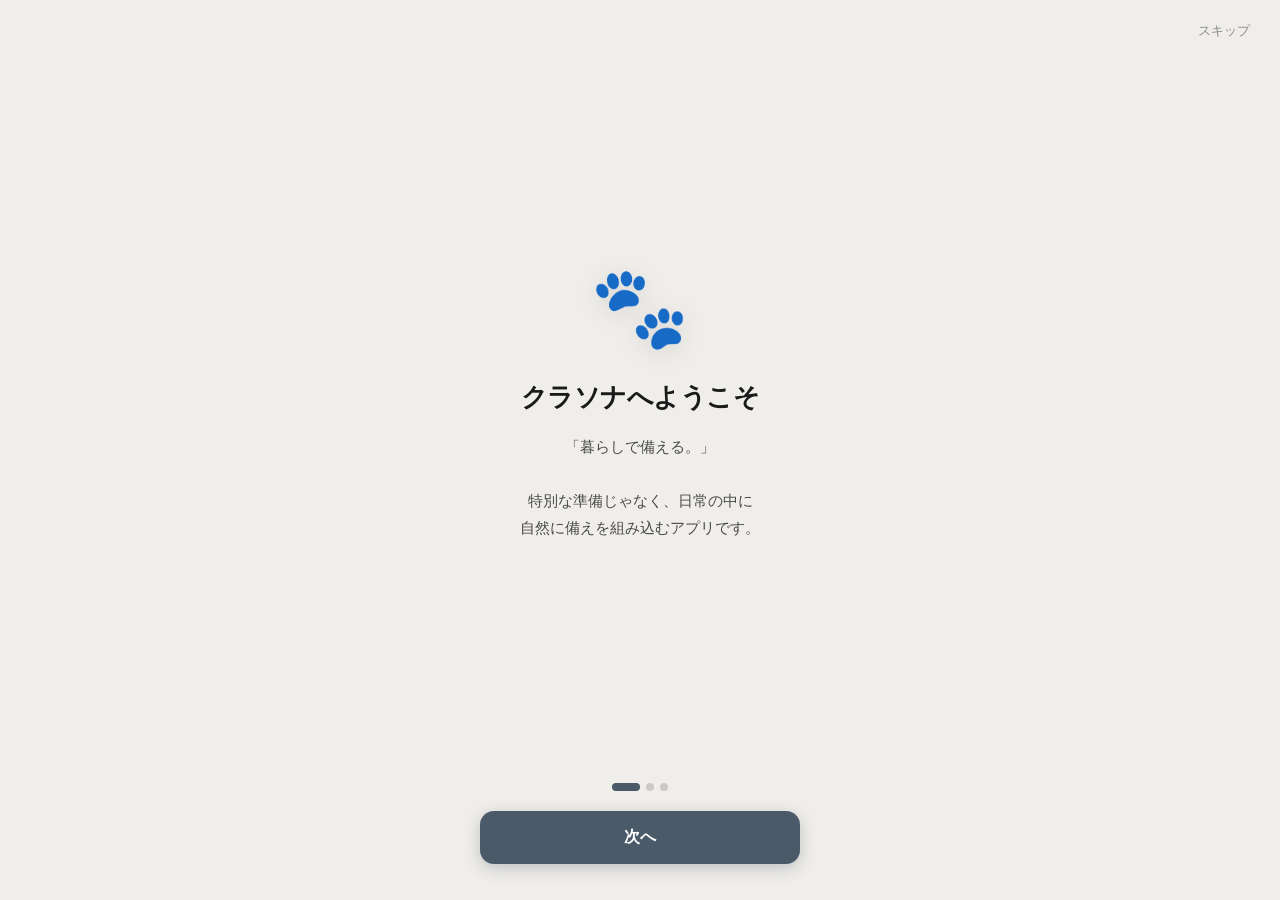
<file: index.html>
<!DOCTYPE html>
<html lang="ja">
<head>
  <meta charset="UTF-8">
  <meta name="viewport" content="width=device-width, initial-scale=1.0">
  <title>クラソナ - 暮らしで備える。</title>
  <link rel="stylesheet" href="css/style.css">
  <link rel="stylesheet" href="css/additions.css">
  <!-- PWA -->
  <link rel="manifest" href="manifest.json">
  <meta name="theme-color" content="#5C6B7A">
  <!-- iOS ホーム画面追加サポート -->
  <meta name="apple-mobile-web-app-capable" content="yes">
  <meta name="apple-mobile-web-app-status-bar-style" content="default">
  <meta name="apple-mobile-web-app-title" content="クラソナ">
  <link rel="apple-touch-icon" href="icons/icon-192.png">
  <link rel="icon" href="icons/favicon.ico">
</head>
<body>

  <header class="app-header" id="app-header">
    <h1 id="header-title" class="app-header__title">クラソナ</h1>
  </header>

  <main id="app-root" class="app-main"></main>

  <nav class="bottom-nav" id="bottom-nav">
    <a href="#home"      class="bottom-nav__item">
      <img src="icons/menu.png" alt="">
      <span>ホーム</span>
    </a>
    <a href="#lifestyle" class="bottom-nav__item">
      <img src="icons/family.png" alt="">
      <span>くらし方</span>
    </a>
    <a href="#stock"     class="bottom-nav__item">
      <img src="icons/stock.png" alt="">
      <span>備蓄リスト</span>
    </a>
    <a href="#settings"  class="bottom-nav__item">
      <img src="icons/setting.png" alt="">
      <span>設定</span>
    </a>
  </nav>

  <script src="js/main.js" type="module"></script>
  <script>
    // Service Worker 登録
    if ('serviceWorker' in navigator) {
      window.addEventListener('load', () => {
        navigator.serviceWorker.register('./sw.js')
          .catch(err => console.warn('SW registration failed:', err));
      });
    }
  </script>

</body>
</html>
</file>
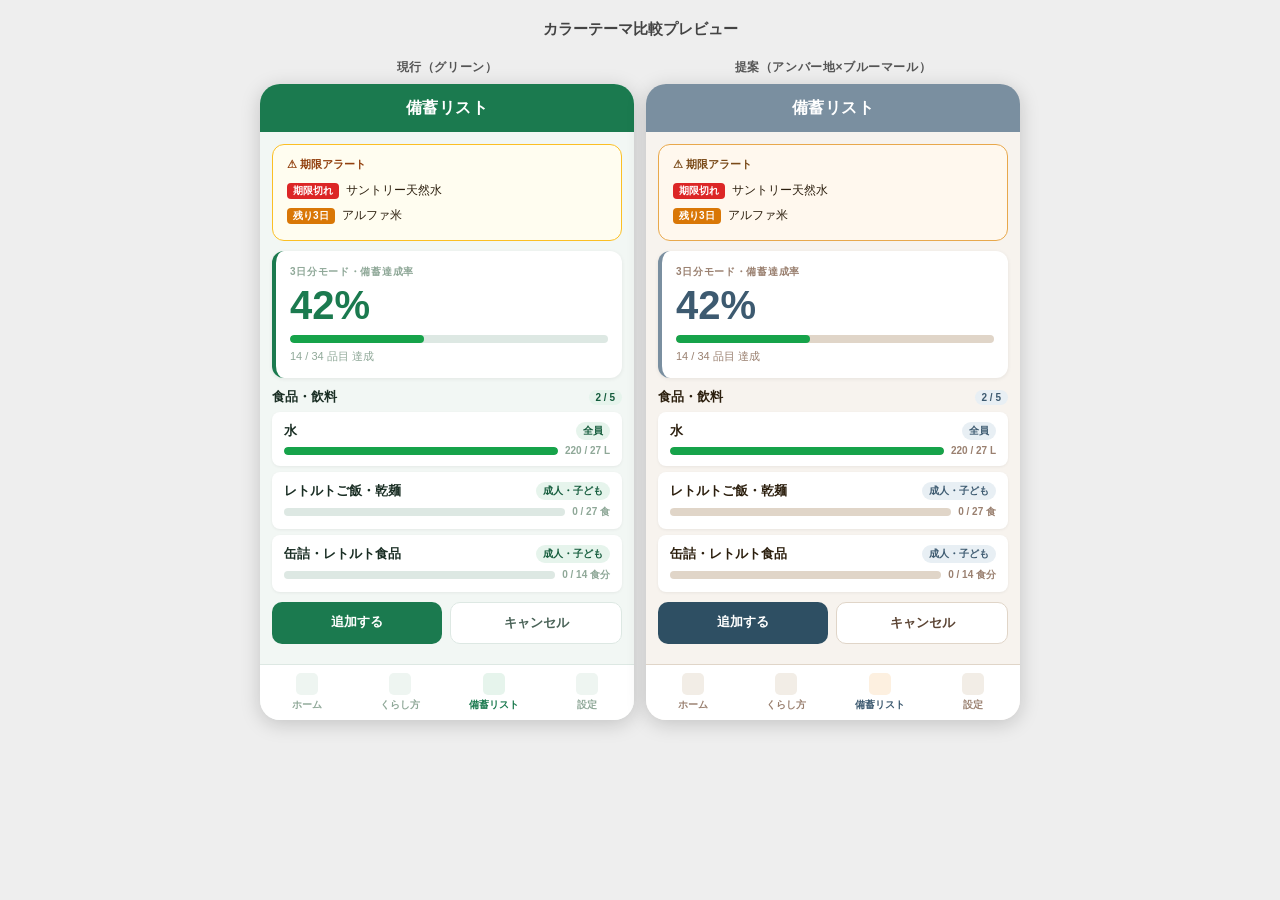
<file: docs/color-preview.html>
<!DOCTYPE html>
<html lang="ja">
<head>
<meta charset="UTF-8">
<meta name="viewport" content="width=device-width, initial-scale=1.0">
<title>カラーテーマ プレビュー</title>
<style>

/* ============================================================
   カラーテーマ比較プレビュー
   ============================================================ */

* { box-sizing: border-box; margin: 0; padding: 0; }

body {
  font-family: -apple-system, BlinkMacSystemFont, "Hiragino Sans", sans-serif;
  background: #eee;
  padding: 20px 12px 40px;
}

h1 {
  text-align: center;
  font-size: 15px;
  color: #444;
  margin-bottom: 20px;
  font-weight: 600;
}

.compare {
  display: flex;
  gap: 12px;
  max-width: 760px;
  margin: 0 auto;
}

.theme {
  flex: 1;
  min-width: 0;
}

.theme__label {
  text-align: center;
  font-size: 12px;
  font-weight: 700;
  color: #555;
  margin-bottom: 8px;
  letter-spacing: .05em;
  text-transform: uppercase;
}

/* ── モックアップ共通シェル ── */
.phone {
  border-radius: 20px;
  overflow: hidden;
  box-shadow: 0 4px 20px rgba(0,0,0,.18);
}

.mock-header {
  height: 48px;
  display: flex;
  align-items: center;
  justify-content: center;
  font-size: 16px;
  font-weight: 700;
  color: #fff;
  letter-spacing: .03em;
}

.mock-body {
  padding: 12px 12px 0;
  min-height: 520px;
}

.mock-nav {
  height: 56px;
  display: flex;
  border-top: 1px solid;
  margin-top: 12px;
}

.mock-nav__item {
  flex: 1;
  display: flex;
  flex-direction: column;
  align-items: center;
  justify-content: center;
  gap: 3px;
  font-size: 10px;
  font-weight: 600;
}

.mock-nav__icon {
  width: 22px;
  height: 22px;
  border-radius: 5px;
}

/* ── ウィジェット共通 ── */
.card {
  border-radius: 12px;
  padding: 14px;
  margin-bottom: 10px;
  box-shadow: 0 1px 4px rgba(0,0,0,.07);
}

.card__label {
  font-size: 10px;
  font-weight: 700;
  text-transform: uppercase;
  letter-spacing: .07em;
  margin-bottom: 6px;
}

.big-pct {
  font-size: 40px;
  font-weight: 800;
  line-height: 1;
  margin-bottom: 10px;
}

.progress {
  height: 8px;
  border-radius: 999px;
  overflow: hidden;
  margin-bottom: 6px;
}

.progress__inner {
  height: 100%;
  border-radius: 999px;
}

.sub-text {
  font-size: 11px;
}

.category-label {
  font-size: 13px;
  font-weight: 800;
  margin-bottom: 6px;
  display: flex;
  justify-content: space-between;
  align-items: center;
}

.stock-item {
  border-radius: 8px;
  padding: 10px 12px;
  margin-bottom: 6px;
  box-shadow: 0 1px 3px rgba(0,0,0,.06);
}

.stock-item__row {
  display: flex;
  justify-content: space-between;
  align-items: center;
  margin-bottom: 5px;
}

.stock-item__name {
  font-size: 13px;
  font-weight: 600;
}

.badge {
  font-size: 10px;
  font-weight: 600;
  border-radius: 999px;
  padding: 2px 7px;
}

.progress-row {
  display: flex;
  align-items: center;
  gap: 7px;
}

.progress-row .progress { flex: 1; margin: 0; }

.amount {
  font-size: 10px;
  font-weight: 600;
  white-space: nowrap;
}

.btn-row {
  display: flex;
  gap: 8px;
  margin-top: 10px;
}

.btn {
  flex: 1;
  padding: 11px 8px;
  border-radius: 10px;
  border: none;
  font-size: 13px;
  font-weight: 700;
  text-align: center;
  cursor: default;
}

/* ====================================================
   現行テーマ（グリーン）
   ==================================================== */
.green {
  --c-primary:    #1B7A4F;
  --c-primary-lt: #E6F4EC;
  --c-primary-dk: #145C3C;
  --c-bg:         #F2F7F4;
  --c-surface:    #FFFFFF;
  --c-surface2:   #EEF5F1;
  --c-text:       #1A2E24;
  --c-text2:      #4A6358;
  --c-muted:      #8FA898;
  --c-border:     #DDE8E3;
  --c-ok:         #16A34A;
  --c-warn:       #D97706;
  --c-ng:         #DC2626;
  --c-badge-bg:   #E6F4EC;
  --c-badge-text: #145C3C;
  --c-nav-active: #1B7A4F;
  --c-nav-icon:   #1B7A4F;
}

/* ====================================================
   提案テーマ（アンバー × ブルーマール）
   ==================================================== */
.amber {
  --c-primary:    #7A8FA0;   /* グレー寄りブルーマール：ヘッダー・アクティブ */
  --c-primary-lt: #FDF0E0;   /* 琥珀の淡い光：背景ハイライト（変更なし）   */
  --c-primary-dk: #2E4F63;   /* 濃いブルーマール：ボタン                   */
  --c-bg:         #F7F3EE;   /* 朝焼け白：ページ背景（変更なし）            */
  --c-surface:    #FFFFFF;
  --c-surface2:   #F2EDE6;   /* 琥珀の薄み：カード内区切り（変更なし）      */
  --c-text:       #2C1F0E;   /* 琥珀寄りブラック（変更なし）                */
  --c-text2:      #5C4535;   /* サブテキスト（変更なし）                    */
  --c-muted:      #9A8070;   /* ミュートテキスト（変更なし）                */
  --c-border:     #E0D5C8;   /* 暖かみボーダー（変更なし）                  */
  --c-ok:         #16A34A;
  --c-warn:       #D97706;
  --c-ng:         #DC2626;
  --c-badge-bg:   #E8EFF4;
  --c-badge-text: #3D5A70;
  --c-nav-active: #3D5A70;   /* 濃いブルーマール：視認性重視 */
  --c-nav-icon:   #3D5A70;
}

/* 提案テーマ：ボタンは濃いブルーマール */
.amber .btn-primary { background: #2E4F63 !important; }

/* 提案テーマ：達成率の大きい数字も濃いブルーマールで視認性アップ */
.amber .big-pct { color: #3D5A70 !important; }

/* テーマ変数の適用 */
.green .phone,
.amber .phone   { background: var(--c-bg); }

.green .mock-header,
.amber .mock-header { background: var(--c-primary); }

.green .mock-nav,
.amber .mock-nav {
  background: var(--c-surface);
  border-color: var(--c-border);
}

.green .mock-nav__item,
.amber .mock-nav__item { color: var(--c-muted); }

.green .mock-nav__item.is-active,
.amber .mock-nav__item.is-active { color: var(--c-nav-active); }

.green .mock-nav__icon,
.amber .mock-nav__icon { background: var(--c-surface2); }

.green .mock-nav__item.is-active .mock-nav__icon,
.amber .mock-nav__item.is-active .mock-nav__icon { background: var(--c-primary-lt); }

.green .card,
.amber .card {
  background: var(--c-surface);
  border-left: 4px solid var(--c-primary);
}

.green .card__label,
.amber .card__label { color: var(--c-muted); }

.green .big-pct,
.amber .big-pct { color: var(--c-primary); }

.green .progress,
.amber .progress { background: var(--c-border); }

.green .progress__inner.ok,
.amber .progress__inner.ok { background: var(--c-ok); }

.green .progress__inner.low,
.amber .progress__inner.low { background: var(--c-ng); }

.green .sub-text,
.amber .sub-text { color: var(--c-muted); }

.green .category-label,
.amber .category-label { color: var(--c-text); }

.green .stock-item,
.amber .stock-item {
  background: var(--c-surface);
}

.green .stock-item__name,
.amber .stock-item__name { color: var(--c-text); }

.green .badge,
.amber .badge {
  background: var(--c-badge-bg);
  color: var(--c-badge-text);
}

.green .amount,
.amber .amount { color: var(--c-muted); }

.green .btn-primary,
.amber .btn-primary {
  background: var(--c-primary);
  color: #fff;
}

.green .btn-secondary,
.amber .btn-secondary {
  background: var(--c-surface);
  color: var(--c-text2);
  border: 1.5px solid var(--c-border);
}

/* アラートカード */
.alert-card {
  border-radius: 12px;
  padding: 12px 14px;
  margin-bottom: 10px;
}
.green .alert-card  { background: #FFFDF0; border: 1.5px solid #FBBF24; }
.amber .alert-card  { background: #FFF8EE; border: 1.5px solid #E8A84C; }

.alert-card__title {
  font-size: 11px;
  font-weight: 700;
  margin-bottom: 6px;
}
.green .alert-card__title { color: #92400E; }
.amber .alert-card__title { color: #7A4A18; }

.alert-row {
  display: flex;
  align-items: center;
  gap: 7px;
  font-size: 12px;
  padding: 4px 0;
}

.alert-badge {
  font-size: 10px;
  font-weight: 700;
  color: #fff;
  border-radius: 4px;
  padding: 1px 6px;
  flex-shrink: 0;
}
.expired-badge { background: #DC2626; }
.warn-badge    { background: #D97706; }

.green .alert-row { color: #2C1F0E; }
.amber .alert-row { color: #2C1F0E; }

</style>
</head>
<body>

<h1>カラーテーマ比較プレビュー</h1>

<div class="compare">

  <!-- ── 現行：グリーン ── -->
  <div class="theme green">
    <div class="theme__label">現行（グリーン）</div>
    <div class="phone">
      <div class="mock-header">備蓄リスト</div>
      <div class="mock-body">

        <!-- アラートカード -->
        <div class="alert-card">
          <div class="alert-card__title">⚠ 期限アラート</div>
          <div class="alert-row"><span class="alert-badge expired-badge">期限切れ</span>サントリー天然水</div>
          <div class="alert-row"><span class="alert-badge warn-badge">残り3日</span>アルファ米</div>
        </div>

        <!-- 達成率カード -->
        <div class="card">
          <div class="card__label">3日分モード・備蓄達成率</div>
          <div class="big-pct">42%</div>
          <div class="progress"><div class="progress__inner ok" style="width:42%"></div></div>
          <div class="sub-text">14 / 34 品目 達成</div>
        </div>

        <!-- 品目リスト -->
        <div class="category-label">
          食品・飲料
          <span class="badge">2 / 5</span>
        </div>

        <div class="stock-item">
          <div class="stock-item__row">
            <span class="stock-item__name">水</span>
            <span class="badge">全員</span>
          </div>
          <div class="progress-row">
            <div class="progress"><div class="progress__inner ok" style="width:100%"></div></div>
            <span class="amount">220 / 27 L</span>
          </div>
        </div>

        <div class="stock-item">
          <div class="stock-item__row">
            <span class="stock-item__name">レトルトご飯・乾麺</span>
            <span class="badge">成人・子ども</span>
          </div>
          <div class="progress-row">
            <div class="progress"><div class="progress__inner low" style="width:0%"></div></div>
            <span class="amount">0 / 27 食</span>
          </div>
        </div>

        <div class="stock-item">
          <div class="stock-item__row">
            <span class="stock-item__name">缶詰・レトルト食品</span>
            <span class="badge">成人・子ども</span>
          </div>
          <div class="progress-row">
            <div class="progress"><div class="progress__inner low" style="width:0%"></div></div>
            <span class="amount">0 / 14 食分</span>
          </div>
        </div>

        <div class="btn-row">
          <div class="btn btn-primary">追加する</div>
          <div class="btn btn-secondary">キャンセル</div>
        </div>

      </div>
      <div class="mock-nav">
        <div class="mock-nav__item">
          <div class="mock-nav__icon"></div>ホーム
        </div>
        <div class="mock-nav__item">
          <div class="mock-nav__icon"></div>くらし方
        </div>
        <div class="mock-nav__item is-active">
          <div class="mock-nav__icon"></div>備蓄リスト
        </div>
        <div class="mock-nav__item">
          <div class="mock-nav__icon"></div>設定
        </div>
      </div>
    </div>
  </div>

  <!-- ── 提案：アンバー × ブルーマール ── -->
  <div class="theme amber">
    <div class="theme__label">提案（アンバー地×ブルーマール）</div>
    <div class="phone">
      <div class="mock-header">備蓄リスト</div>
      <div class="mock-body">

        <!-- アラートカード -->
        <div class="alert-card">
          <div class="alert-card__title">⚠ 期限アラート</div>
          <div class="alert-row"><span class="alert-badge expired-badge">期限切れ</span>サントリー天然水</div>
          <div class="alert-row"><span class="alert-badge warn-badge">残り3日</span>アルファ米</div>
        </div>

        <!-- 達成率カード -->
        <div class="card">
          <div class="card__label">3日分モード・備蓄達成率</div>
          <div class="big-pct">42%</div>
          <div class="progress"><div class="progress__inner ok" style="width:42%"></div></div>
          <div class="sub-text">14 / 34 品目 達成</div>
        </div>

        <!-- 品目リスト -->
        <div class="category-label">
          食品・飲料
          <span class="badge">2 / 5</span>
        </div>

        <div class="stock-item">
          <div class="stock-item__row">
            <span class="stock-item__name">水</span>
            <span class="badge">全員</span>
          </div>
          <div class="progress-row">
            <div class="progress"><div class="progress__inner ok" style="width:100%"></div></div>
            <span class="amount">220 / 27 L</span>
          </div>
        </div>

        <div class="stock-item">
          <div class="stock-item__row">
            <span class="stock-item__name">レトルトご飯・乾麺</span>
            <span class="badge">成人・子ども</span>
          </div>
          <div class="progress-row">
            <div class="progress"><div class="progress__inner low" style="width:0%"></div></div>
            <span class="amount">0 / 27 食</span>
          </div>
        </div>

        <div class="stock-item">
          <div class="stock-item__row">
            <span class="stock-item__name">缶詰・レトルト食品</span>
            <span class="badge">成人・子ども</span>
          </div>
          <div class="progress-row">
            <div class="progress"><div class="progress__inner low" style="width:0%"></div></div>
            <span class="amount">0 / 14 食分</span>
          </div>
        </div>

        <div class="btn-row">
          <div class="btn btn-primary">追加する</div>
          <div class="btn btn-secondary">キャンセル</div>
        </div>

      </div>
      <div class="mock-nav">
        <div class="mock-nav__item">
          <div class="mock-nav__icon"></div>ホーム
        </div>
        <div class="mock-nav__item">
          <div class="mock-nav__icon"></div>くらし方
        </div>
        <div class="mock-nav__item is-active">
          <div class="mock-nav__icon"></div>備蓄リスト
        </div>
        <div class="mock-nav__item">
          <div class="mock-nav__icon"></div>設定
        </div>
      </div>
    </div>
  </div>

</div>

</body>
</html>
</file>
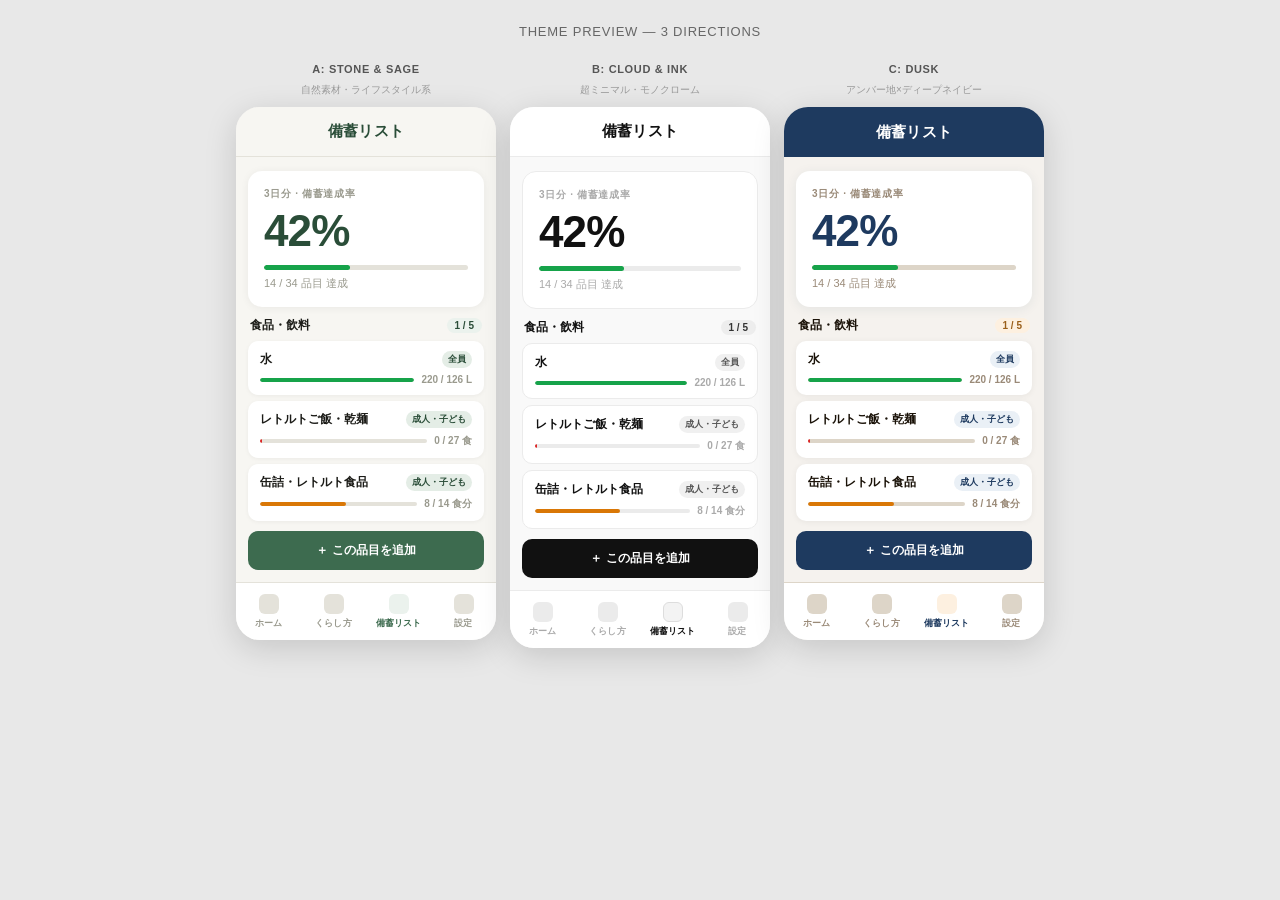
<file: docs/theme-preview.html>
<!DOCTYPE html>
<html lang="ja">
<head>
<meta charset="UTF-8">
<meta name="viewport" content="width=device-width, initial-scale=1.0">
<title>テーマプレビュー</title>
<style>
* { box-sizing: border-box; margin: 0; padding: 0; }

body {
  font-family: -apple-system, BlinkMacSystemFont, "Hiragino Sans", sans-serif;
  background: #E8E8E8;
  padding: 24px 12px 48px;
  -webkit-font-smoothing: antialiased;
}

h1 {
  text-align: center;
  font-size: 13px;
  color: #666;
  margin-bottom: 24px;
  font-weight: 500;
  letter-spacing: .06em;
  text-transform: uppercase;
}

.row {
  display: flex;
  gap: 14px;
  max-width: 900px;
  margin: 0 auto;
  justify-content: center;
}

.col { flex: 1; min-width: 0; max-width: 260px; }

.col__label {
  text-align: center;
  font-size: 11px;
  font-weight: 700;
  color: #555;
  margin-bottom: 8px;
  letter-spacing: .06em;
  text-transform: uppercase;
}
.col__sub {
  text-align: center;
  font-size: 10px;
  color: #999;
  margin-bottom: 10px;
}

/* ── 共通シェル ── */
.phone {
  border-radius: 24px;
  overflow: hidden;
  box-shadow: 0 8px 32px rgba(0,0,0,.15);
}

.mock-header {
  height: 50px;
  display: flex;
  align-items: center;
  justify-content: center;
  font-size: 15px;
  font-weight: 700;
  letter-spacing: .02em;
}

.mock-body {
  padding: 14px 12px 8px;
}

.mock-nav {
  height: 58px;
  display: flex;
  border-top: 1px solid;
  margin-top: 4px;
}
.mock-nav__item {
  flex: 1;
  display: flex;
  flex-direction: column;
  align-items: center;
  justify-content: center;
  gap: 3px;
  font-size: 9px;
  font-weight: 600;
  letter-spacing: .02em;
}
.mock-nav__dot {
  width: 20px;
  height: 20px;
  border-radius: 6px;
}

/* ── ウィジェット ── */
.summary {
  border-radius: 14px;
  padding: 16px;
  margin-bottom: 10px;
}
.summary__label {
  font-size: 10px;
  font-weight: 700;
  letter-spacing: .07em;
  text-transform: uppercase;
  margin-bottom: 8px;
}
.summary__pct {
  font-size: 44px;
  font-weight: 800;
  line-height: 1;
  margin-bottom: 12px;
  letter-spacing: -.02em;
}
.summary__bar {
  height: 5px;
  border-radius: 999px;
  overflow: hidden;
  margin-bottom: 6px;
}
.summary__bar-inner {
  height: 100%;
  border-radius: 999px;
  background: #16A34A;
  width: 42%;
}
.summary__sub { font-size: 11px; }

.cat-label {
  font-size: 12px;
  font-weight: 800;
  display: flex;
  justify-content: space-between;
  align-items: center;
  margin-bottom: 7px;
  padding: 0 2px;
}
.cat-badge {
  font-size: 10px;
  font-weight: 700;
  padding: 2px 8px;
  border-radius: 999px;
}

.item {
  border-radius: 10px;
  padding: 10px 12px;
  margin-bottom: 6px;
}
.item__row {
  display: flex;
  justify-content: space-between;
  align-items: center;
  margin-bottom: 6px;
}
.item__name { font-size: 12px; font-weight: 600; }
.item__badge {
  font-size: 9px;
  font-weight: 700;
  padding: 2px 6px;
  border-radius: 999px;
}
.item__progress-row {
  display: flex;
  align-items: center;
  gap: 7px;
}
.item__bar {
  flex: 1;
  height: 4px;
  border-radius: 999px;
  overflow: hidden;
}
.item__bar-inner {
  height: 100%;
  border-radius: 999px;
}
.item__bar-inner.full  { background: #16A34A; width: 100%; }
.item__bar-inner.empty { background: #DC2626; width: 2px; }
.item__bar-inner.half  { background: #D97706; width: 55%; }
.item__amount { font-size: 10px; font-weight: 600; white-space: nowrap; }

.btn-primary {
  display: block;
  width: 100%;
  padding: 11px;
  border-radius: 10px;
  border: none;
  font-size: 12px;
  font-weight: 700;
  text-align: center;
  margin-top: 10px;
  cursor: default;
  color: #fff;
}

/* ================================================================
   Theme A: Stone & Sage
   自然素材・オーガニック。ライフスタイルアプリ感。
   ================================================================ */
.a { --bg: #F7F6F2; --surface: #FFFFFF; --primary: #3D6B4F;
     --primary-lt: #EBF2ED; --accent: #2A4D38; --text: #1C1C18;
     --text2: #5A5A52; --muted: #9A9A8E; --border: #E4E2DA;
     --badge-bg: #E4EDE6; --badge-text: #2A4D38;
     --cat-badge-bg: #EBF2ED; --cat-badge-text: #2A4D38;
     --nav-active: #3D6B4F; --nav-border: #E4E2DA; }

.a .phone     { background: var(--bg); }
.a .mock-header { background: var(--bg); color: var(--accent); border-bottom: 1px solid var(--border); }
.a .mock-nav  { background: var(--surface); border-color: var(--border); }
.a .mock-nav__item { color: var(--muted); }
.a .mock-nav__item.active { color: var(--nav-active); }
.a .mock-nav__dot { background: var(--border); }
.a .mock-nav__item.active .mock-nav__dot { background: var(--primary-lt); }

.a .summary   { background: var(--surface); box-shadow: 0 1px 8px rgba(0,0,0,.06); }
.a .summary__label { color: var(--muted); }
.a .summary__pct   { color: var(--accent); }
.a .summary__bar   { background: var(--border); }
.a .summary__sub   { color: var(--muted); }

.a .cat-label    { color: var(--text); }
.a .cat-badge    { background: var(--cat-badge-bg); color: var(--cat-badge-text); }
.a .item         { background: var(--surface); box-shadow: 0 1px 4px rgba(0,0,0,.05); }
.a .item__name   { color: var(--text); }
.a .item__badge  { background: var(--badge-bg); color: var(--badge-text); }
.a .item__bar    { background: var(--border); }
.a .item__amount { color: var(--muted); }
.a .btn-primary  { background: var(--primary); }

/* ================================================================
   Theme B: Cloud & Ink
   超ミニマル・モノクローム。NotionやLinear系。
   ================================================================ */
.b { --bg: #F9F9F9; --surface: #FFFFFF; --primary: #111111;
     --primary-lt: #F3F3F3; --accent: #111111; --text: #111111;
     --text2: #555555; --muted: #AAAAAA; --border: #EBEBEB;
     --badge-bg: #F0F0F0; --badge-text: #555555;
     --cat-badge-bg: #EDEDED; --cat-badge-text: #333;
     --nav-active: #111111; --nav-border: #EBEBEB; }

.b .phone     { background: var(--bg); }
.b .mock-header { background: var(--surface); color: var(--text); border-bottom: 1px solid var(--border); }
.b .mock-nav  { background: var(--surface); border-color: var(--border); }
.b .mock-nav__item { color: var(--muted); }
.b .mock-nav__item.active { color: var(--nav-active); }
.b .mock-nav__dot { background: var(--border); }
.b .mock-nav__item.active .mock-nav__dot { background: #111; }
.b .mock-nav__item.active .mock-nav__dot { background: var(--primary-lt); border: 1.5px solid #ddd; }

.b .summary   { background: var(--surface); border: 1px solid var(--border); }
.b .summary__label { color: var(--muted); }
.b .summary__pct   { color: var(--accent); }
.b .summary__bar   { background: var(--border); }
.b .summary__sub   { color: var(--muted); }

.b .cat-label    { color: var(--text); }
.b .cat-badge    { background: var(--cat-badge-bg); color: var(--cat-badge-text); }
.b .item         { background: var(--surface); border: 1px solid var(--border); }
.b .item__name   { color: var(--text); }
.b .item__badge  { background: var(--badge-bg); color: var(--badge-text); }
.b .item__bar    { background: var(--border); }
.b .item__amount { color: var(--muted); }
.b .btn-primary  { background: var(--primary); }

/* ================================================================
   Theme C: Dusk
   アンバー×ディープネイビー。落ち着いたプレミアム感。
   ================================================================ */
.c { --bg: #F5F2EE; --surface: #FFFFFF; --primary: #1E3A5F;
     --primary-lt: #FDF0E0; --accent: #1E3A5F; --text: #1A1208;
     --text2: #4A3C2E; --muted: #9A8A78; --border: #DDD5C8;
     --badge-bg: #EAF0F6; --badge-text: #1E3A5F;
     --cat-badge-bg: #FDF0E0; --cat-badge-text: #9A5F1A;
     --nav-active: #1E3A5F; --nav-border: #DDD5C8; }

.c .phone     { background: var(--bg); }
.c .mock-header { background: var(--primary); color: #fff; }
.c .mock-nav  { background: var(--surface); border-color: var(--border); }
.c .mock-nav__item { color: var(--muted); }
.c .mock-nav__item.active { color: var(--nav-active); }
.c .mock-nav__dot { background: var(--border); }
.c .mock-nav__item.active .mock-nav__dot { background: var(--primary-lt); }

.c .summary   { background: var(--surface); box-shadow: 0 2px 12px rgba(30,58,95,.08); }
.c .summary__label { color: var(--muted); }
.c .summary__pct   { color: var(--accent); }
.c .summary__bar   { background: var(--border); }
.c .summary__sub   { color: var(--muted); }

.c .cat-label    { color: var(--text); }
.c .cat-badge    { background: var(--cat-badge-bg); color: var(--cat-badge-text); }
.c .item         { background: var(--surface); box-shadow: 0 1px 6px rgba(0,0,0,.06); }
.c .item__name   { color: var(--text); }
.c .item__badge  { background: var(--badge-bg); color: var(--badge-text); }
.c .item__bar    { background: var(--border); }
.c .item__amount { color: var(--muted); }
.c .btn-primary  { background: var(--primary); }

</style>
</head>
<body>

<h1>Theme Preview — 3 Directions</h1>

<div class="row">

  <!-- ── A: Stone & Sage ── -->
  <div class="col a">
    <div class="col__label">A: Stone &amp; Sage</div>
    <div class="col__sub">自然素材・ライフスタイル系</div>
    <div class="phone">
      <div class="mock-header">備蓄リスト</div>
      <div class="mock-body">
        <div class="summary">
          <div class="summary__label">3日分 · 備蓄達成率</div>
          <div class="summary__pct">42%</div>
          <div class="summary__bar"><div class="summary__bar-inner"></div></div>
          <div class="summary__sub">14 / 34 品目 達成</div>
        </div>
        <div class="cat-label">食品・飲料 <span class="cat-badge">1 / 5</span></div>
        <div class="item">
          <div class="item__row">
            <span class="item__name">水</span>
            <span class="item__badge">全員</span>
          </div>
          <div class="item__progress-row">
            <div class="item__bar"><div class="item__bar-inner full"></div></div>
            <span class="item__amount">220 / 126 L</span>
          </div>
        </div>
        <div class="item">
          <div class="item__row">
            <span class="item__name">レトルトご飯・乾麺</span>
            <span class="item__badge">成人・子ども</span>
          </div>
          <div class="item__progress-row">
            <div class="item__bar"><div class="item__bar-inner empty"></div></div>
            <span class="item__amount">0 / 27 食</span>
          </div>
        </div>
        <div class="item">
          <div class="item__row">
            <span class="item__name">缶詰・レトルト食品</span>
            <span class="item__badge">成人・子ども</span>
          </div>
          <div class="item__progress-row">
            <div class="item__bar"><div class="item__bar-inner half"></div></div>
            <span class="item__amount">8 / 14 食分</span>
          </div>
        </div>
        <button class="btn-primary">＋ この品目を追加</button>
      </div>
      <div class="mock-nav">
        <div class="mock-nav__item"><div class="mock-nav__dot"></div>ホーム</div>
        <div class="mock-nav__item"><div class="mock-nav__dot"></div>くらし方</div>
        <div class="mock-nav__item active"><div class="mock-nav__dot"></div>備蓄リスト</div>
        <div class="mock-nav__item"><div class="mock-nav__dot"></div>設定</div>
      </div>
    </div>
  </div>

  <!-- ── B: Cloud & Ink ── -->
  <div class="col b">
    <div class="col__label">B: Cloud &amp; Ink</div>
    <div class="col__sub">超ミニマル・モノクローム</div>
    <div class="phone">
      <div class="mock-header">備蓄リスト</div>
      <div class="mock-body">
        <div class="summary">
          <div class="summary__label">3日分 · 備蓄達成率</div>
          <div class="summary__pct">42%</div>
          <div class="summary__bar"><div class="summary__bar-inner"></div></div>
          <div class="summary__sub">14 / 34 品目 達成</div>
        </div>
        <div class="cat-label">食品・飲料 <span class="cat-badge">1 / 5</span></div>
        <div class="item">
          <div class="item__row">
            <span class="item__name">水</span>
            <span class="item__badge">全員</span>
          </div>
          <div class="item__progress-row">
            <div class="item__bar"><div class="item__bar-inner full"></div></div>
            <span class="item__amount">220 / 126 L</span>
          </div>
        </div>
        <div class="item">
          <div class="item__row">
            <span class="item__name">レトルトご飯・乾麺</span>
            <span class="item__badge">成人・子ども</span>
          </div>
          <div class="item__progress-row">
            <div class="item__bar"><div class="item__bar-inner empty"></div></div>
            <span class="item__amount">0 / 27 食</span>
          </div>
        </div>
        <div class="item">
          <div class="item__row">
            <span class="item__name">缶詰・レトルト食品</span>
            <span class="item__badge">成人・子ども</span>
          </div>
          <div class="item__progress-row">
            <div class="item__bar"><div class="item__bar-inner half"></div></div>
            <span class="item__amount">8 / 14 食分</span>
          </div>
        </div>
        <button class="btn-primary">＋ この品目を追加</button>
      </div>
      <div class="mock-nav">
        <div class="mock-nav__item"><div class="mock-nav__dot"></div>ホーム</div>
        <div class="mock-nav__item"><div class="mock-nav__dot"></div>くらし方</div>
        <div class="mock-nav__item active"><div class="mock-nav__dot"></div>備蓄リスト</div>
        <div class="mock-nav__item"><div class="mock-nav__dot"></div>設定</div>
      </div>
    </div>
  </div>

  <!-- ── C: Dusk ── -->
  <div class="col c">
    <div class="col__label">C: Dusk</div>
    <div class="col__sub">アンバー地×ディープネイビー</div>
    <div class="phone">
      <div class="mock-header">備蓄リスト</div>
      <div class="mock-body">
        <div class="summary">
          <div class="summary__label">3日分 · 備蓄達成率</div>
          <div class="summary__pct">42%</div>
          <div class="summary__bar"><div class="summary__bar-inner"></div></div>
          <div class="summary__sub">14 / 34 品目 達成</div>
        </div>
        <div class="cat-label">食品・飲料 <span class="cat-badge">1 / 5</span></div>
        <div class="item">
          <div class="item__row">
            <span class="item__name">水</span>
            <span class="item__badge">全員</span>
          </div>
          <div class="item__progress-row">
            <div class="item__bar"><div class="item__bar-inner full"></div></div>
            <span class="item__amount">220 / 126 L</span>
          </div>
        </div>
        <div class="item">
          <div class="item__row">
            <span class="item__name">レトルトご飯・乾麺</span>
            <span class="item__badge">成人・子ども</span>
          </div>
          <div class="item__progress-row">
            <div class="item__bar"><div class="item__bar-inner empty"></div></div>
            <span class="item__amount">0 / 27 食</span>
          </div>
        </div>
        <div class="item">
          <div class="item__row">
            <span class="item__name">缶詰・レトルト食品</span>
            <span class="item__badge">成人・子ども</span>
          </div>
          <div class="item__progress-row">
            <div class="item__bar"><div class="item__bar-inner half"></div></div>
            <span class="item__amount">8 / 14 食分</span>
          </div>
        </div>
        <button class="btn-primary">＋ この品目を追加</button>
      </div>
      <div class="mock-nav">
        <div class="mock-nav__item"><div class="mock-nav__dot"></div>ホーム</div>
        <div class="mock-nav__item"><div class="mock-nav__dot"></div>くらし方</div>
        <div class="mock-nav__item active"><div class="mock-nav__dot"></div>備蓄リスト</div>
        <div class="mock-nav__item"><div class="mock-nav__dot"></div>設定</div>
      </div>
    </div>
  </div>

</div>

</body>
</html>
</file>
<file: css/style.css>
/* ============================================================
   クラソナ (Crasona) — Design System
   すべてのスタイルをこのファイルに集約（additions.css統合済み）
   ============================================================ */

/* ── 1. Design Tokens ──────────────────────────────────── */
:root {
  /* ブランドカラー — Theme C: Dusk (Gray-Slate × Amber) */
  --c-primary:       #5C6B7A;  /* スレートグレー：ヘッダー・構造的アクセント       */
  --c-primary-lt:    #FDF0E0;  /* アンバー淡：背景ハイライト                      */
  --c-primary-dk:    #4A5A68;  /* 濃いスレート：ボタン・強調アクション             */
  --c-accent:        #4A5A68;  /* テキスト強調・アクティブNav・大きい数字          */

  /* 背景・サーフェス */
  --c-bg:            #EEECEA;
  --c-surface:       #FFFFFF;
  --c-surface-2:     #F0EEEB;

  /* テキスト */
  --c-text:          #1A1A1A;
  --c-text-2:        #4A4A4A;
  --c-text-muted:    #8C8C8C;

  /* ボーダー */
  --c-border:        #D0C9C0;
  --c-border-lt:     #DDD8D0;

  /* ステータス */
  --c-ok:            #16A34A;
  --c-ok-bg:         #DCFCE7;
  --c-warn:          #D97706;
  --c-warn-bg:       #FEF9C3;
  --c-ng:            #DC2626;
  --c-ng-bg:         #FEE2E2;

  /* レイアウト */
  --nav-h:    64px;
  --header-h: 52px;

  /* 角丸 */
  --r-sm:   6px;
  --r-md:  10px;
  --r-lg:  16px;
  --r-xl:  20px;
  --r-pill: 9999px;

  /* 影 */
  --shadow-sm: 0 1px 4px rgba(0,0,0,.06);
  --shadow-md: 0 2px 10px rgba(0,0,0,.09);
}

/* ── 2. Reset / Base ───────────────────────────────────── */
*, *::before, *::after { box-sizing: border-box; margin: 0; padding: 0; }

body {
  background: var(--c-bg);
  font-family: -apple-system, BlinkMacSystemFont,
    "Hiragino Sans", "Hiragino Kaku Gothic ProN", Meiryo, sans-serif;
  color: var(--c-text);
  -webkit-font-smoothing: antialiased;
  min-height: 100vh;
}

/* ── 3. App Shell ──────────────────────────────────────── */
.is-hidden { display: none !important; }

.app-header {
  background: var(--c-primary);
  color: #fff;
  height: var(--header-h);
  display: flex;
  align-items: center;
  justify-content: center;
  position: sticky;
  top: 0;
  z-index: 100;
}

.app-header__title {
  font-size: 17px;
  font-weight: 700;
  letter-spacing: .03em;
}

.app-main {
  max-width: 520px;
  margin: 0 auto;
  padding: 16px 16px calc(var(--nav-h) + 20px);
}

/* ── 4. Bottom Navigation ──────────────────────────────── */
.bottom-nav {
  position: fixed;
  bottom: 0;
  left: 0;
  width: 100%;
  background: var(--c-surface);
  border-top: 1px solid var(--c-border);
  display: flex;
  height: var(--nav-h);
  z-index: 100;
  padding-bottom: env(safe-area-inset-bottom, 0);
}

.bottom-nav__item {
  display: flex;
  flex-direction: column;
  align-items: center;
  justify-content: center;
  gap: 3px;
  flex: 1;
  text-decoration: none;
  color: var(--c-text-muted);
  font-size: 10px;
  font-weight: 600;
  letter-spacing: .02em;
  transition: color .15s;
}

.bottom-nav__item img {
  width: 24px;
  height: 24px;
  opacity: .4;
  transition: opacity .15s;
}

.bottom-nav__item.is-active       { color: var(--c-accent); }
.bottom-nav__item.is-active img   { opacity: 1; }

/* ── 5. Buttons ────────────────────────────────────────── */
.btn {
  display: inline-flex;
  align-items: center;
  justify-content: center;
  padding: 13px 18px;
  border-radius: var(--r-md);
  border: none;
  font-size: 15px;
  font-weight: 700;
  cursor: pointer;
  text-decoration: none;
  line-height: 1;
  transition: opacity .15s, transform .1s;
  white-space: nowrap;
}
.btn:active  { transform: scale(.97); }
.btn:hover   { opacity: .88; }

.btn-primary   { background: var(--c-primary-dk); color: #fff; }
.btn-secondary {
  background: var(--c-surface);
  color: var(--c-text-2);
  border: 1.5px solid var(--c-border);
}
.btn-danger    { background: var(--c-ng);        color: #fff; }
.btn-full      { width: 100%; display: flex; }
.btn-sm        { font-size: 13px; padding: 7px 12px; }

.btn-add {
  display: flex;
  align-items: center;
  justify-content: center;
  gap: 6px;
  width: 100%;
  padding: 10px;
  font-size: 13px;
  font-weight: 600;
  background: transparent;
  border: 1.5px dashed var(--c-border);
  border-radius: var(--r-md);
  color: var(--c-primary);
  cursor: pointer;
  transition: border-color .15s, background .15s;
  margin-top: 8px;
}
.btn-add:hover {
  border-color: var(--c-primary);
  background: var(--c-primary-lt);
}

/* ── 6. Forms ──────────────────────────────────────────── */
.form-section {
  background: var(--c-surface);
  border-radius: var(--r-lg);
  padding: 16px;
  margin-bottom: 12px;
  box-shadow: var(--shadow-sm);
}

.form-section--danger { border-top: 3px solid var(--c-ng); }

.section-title {
  font-size: 11px;
  font-weight: 700;
  text-transform: uppercase;
  letter-spacing: .08em;
  color: var(--c-text-muted);
  margin-bottom: 12px;
}

.section-desc {
  font-size: 13px;
  color: var(--c-text-2);
  line-height: 1.55;
  margin-bottom: 12px;
}

.form-group {
  margin-bottom: 14px;
}
.form-group:last-child { margin-bottom: 0; }

.form-group label {
  display: block;
  font-size: 12px;
  font-weight: 700;
  color: var(--c-text-2);
  margin-bottom: 6px;
  letter-spacing: .02em;
}

.form-group input[type="text"],
.form-group input[type="number"],
.form-group input[type="date"],
.form-group select {
  width: 100%;
  padding: 11px 12px;
  border: 1.5px solid var(--c-border);
  border-radius: var(--r-md);
  font-size: 16px;
  color: var(--c-text);
  background: var(--c-surface);
  transition: border-color .15s;
  -webkit-appearance: none;
  appearance: none;
}

/* 数値入力エラー（不正値・範囲外）*/
input.input-error,
input.input-error:focus {
  border-color: var(--c-ng) !important;
  background: #FFF5F5;
}

.form-group input:focus,
.form-group select:focus {
  outline: none;
  border-color: var(--c-primary);
  box-shadow: 0 0 0 3px rgba(27,122,79,.12);
}

.form-group input[readonly] {
  background: var(--c-surface-2);
  color: var(--c-text-2);
}

.form-group--inline {
  display: flex;
  gap: 10px;
}
.form-group--inline > div { flex: 1; }

.form-actions {
  display: flex;
  flex-direction: column;
  gap: 10px;
  margin-top: 16px;
}

/* ── 7. Progress Bar ───────────────────────────────────── */
.progress-bar {
  width: 100%;
  height: 7px;
  background: var(--c-border-lt);
  border-radius: var(--r-pill);
  overflow: hidden;
}

.progress-bar__inner {
  height: 100%;
  border-radius: var(--r-pill);
  transition: width .45s ease;
  min-width: 2px;
}

.progress-bar__inner.is-sufficient { background: var(--c-ok); }
.progress-bar__inner.is-medium     { background: var(--c-warn); }
.progress-bar__inner.is-low        { background: var(--c-ng); }

/* ── 8. Badges ─────────────────────────────────────────── */
.category-badge {
  display: inline-flex;
  align-items: center;
  background: var(--c-surface-2);
  color: var(--c-text-2);
  border-radius: var(--r-pill);
  padding: 2px 8px;
  font-size: 11px;
  font-weight: 600;
  white-space: nowrap;
}

.target-badge {
  display: inline-flex;
  align-items: center;
  background: #E8EFF4;
  color: var(--c-accent);
  border-radius: var(--r-pill);
  padding: 2px 8px;
  font-size: 11px;
  font-weight: 600;
  white-space: nowrap;
}

/* ── 9. Toast ──────────────────────────────────────────── */
.toast {
  position: fixed;
  bottom: calc(var(--nav-h) + 14px);
  left: 50%;
  transform: translateX(-50%) translateY(10px);
  padding: 10px 22px;
  border-radius: var(--r-pill);
  font-size: 14px;
  font-weight: 600;
  white-space: nowrap;
  opacity: 0;
  transition: opacity .22s, transform .22s;
  z-index: 9999;
  pointer-events: none;
  box-shadow: var(--shadow-md);
}
.toast.is-visible {
  opacity: 1;
  transform: translateX(-50%) translateY(0);
}
.toast--success { background: var(--c-primary); color: #fff; }
.toast--error   { background: var(--c-ng);      color: #fff; }
.toast--info    { background: #444;             color: #fff; }

/* ── 10. Modal ─────────────────────────────────────────── */
.modal-overlay {
  position: fixed;
  inset: 0;
  background: rgba(0,0,0,.5);
  display: flex;
  align-items: flex-end;
  justify-content: center;
  z-index: 900;
}

.modal {
  background: var(--c-surface);
  border-radius: var(--r-xl) var(--r-xl) 0 0;
  padding: 24px 16px calc(28px + env(safe-area-inset-bottom, 0));
  width: 100%;
  max-width: 520px;
}

.modal__message {
  font-size: 15px;
  line-height: 1.65;
  white-space: pre-line;
  color: var(--c-text);
  margin-bottom: 20px;
}

.modal__actions {
  display: flex;
  gap: 10px;
}
.modal__actions .btn { flex: 1; }

/* ── 11. Home Page ─────────────────────────────────────── */
.setup-prompt {
  background: var(--c-primary-lt);
  border-radius: var(--r-lg);
  padding: 24px 16px;
  text-align: center;
  margin-bottom: 12px;
}
.setup-prompt p {
  color: var(--c-primary-dk);
  font-size: 14px;
  line-height: 1.6;
  margin-bottom: 14px;
}

/* 達成率サマリー */
.summary-card {
  background: var(--c-surface);
  border-radius: var(--r-lg);
  padding: 20px 16px;
  margin-bottom: 12px;
  box-shadow: var(--shadow-sm);
  border-left: 4px solid var(--c-primary);
}

.summary-card__label {
  font-size: 11px;
  font-weight: 700;
  text-transform: uppercase;
  letter-spacing: .06em;
  color: var(--c-text-muted);
  margin-bottom: 6px;
}

.summary-card__pct {
  font-size: 52px;
  font-weight: 800;
  color: var(--c-accent);
  line-height: 1;
  margin-bottom: 12px;
  letter-spacing: -.02em;
}

.summary-card .progress-bar {
  height: 10px;
  margin-bottom: 8px;
}

.summary-card__sub {
  font-size: 13px;
  color: var(--c-text-muted);
}

/* 期限アラートカード */
.alert-card {
  background: #FFFDF0;
  border: 1.5px solid #FBBF24;
  border-radius: var(--r-lg);
  padding: 14px 16px;
  margin-bottom: 12px;
}

.alert-card__title {
  font-size: 12px;
  font-weight: 700;
  color: #92400E;
  display: flex;
  align-items: center;
  gap: 6px;
  margin-bottom: 10px;
}
.alert-card__title::before { content: '⚠'; }

.alert-card__list {
  list-style: none;
  padding: 0;
  margin: 0 0 8px;
}
.alert-card__list li {
  display: flex;
  align-items: center;
  gap: 8px;
  padding: 5px 0;
  font-size: 13px;
  color: var(--c-text);
  border-bottom: 1px solid #FDE68A;
}
.alert-card__list li:last-child { border-bottom: none; }

.alert-label {
  flex-shrink: 0;
  font-size: 10px;
  font-weight: 700;
  background: #F59E0B;
  color: #fff;
  border-radius: var(--r-sm);
  padding: 2px 6px;
}
.alert-label.is-expired { background: var(--c-ng); }

.alert-card__more {
  font-size: 12px;
  color: #92400E;
  margin-bottom: 6px;
}
.alert-card__link {
  font-size: 13px;
  font-weight: 700;
  color: #92400E;
  text-decoration: none;
}

/* グリッドメニュー */
.grid-menu {
  display: grid;
  grid-template-columns: repeat(3, 1fr);
  gap: 8px;
}

.grid-menu__item {
  display: flex;
  flex-direction: column;
  align-items: center;
  justify-content: center;
  gap: 6px;
  background: var(--c-surface);
  border-radius: var(--r-lg);
  padding: 14px 8px;
  text-decoration: none;
  color: var(--c-accent);
  font-size: 12px;
  font-weight: 700;
  box-shadow: var(--shadow-sm);
  border: 1.5px solid var(--c-border-lt);
  transition: transform .15s, box-shadow .15s;
  -webkit-tap-highlight-color: transparent;
}
.grid-menu__item:active {
  transform: scale(.96);
  box-shadow: none;
}
.grid-menu__item img {
  width: 28px;
  height: 28px;
}

/* ── 12. Lifestyle Page ────────────────────────────────── */
.profile-card {
  background: var(--c-surface-2);
  border-radius: var(--r-md);
  padding: 14px;
  margin-bottom: 10px;
  border-left: 3px solid var(--c-accent);
}

.profile-card__title {
  font-size: 11px;
  font-weight: 700;
  text-transform: uppercase;
  letter-spacing: .07em;
  color: var(--c-accent);
  margin-bottom: 12px;
}

.profile-card__fields {
  display: flex;
  flex-direction: column;
  gap: 12px;
}

/* ラジオボタン（ピル型） */
.radio-group {
  display: flex;
  gap: 8px;
}

.radio-label {
  flex: 1;
  display: flex;
  align-items: center;
  justify-content: center;
  gap: 6px;
  padding: 9px 8px;
  border-radius: var(--r-md);
  background: var(--c-surface);
  border: 1.5px solid var(--c-border);
  font-size: 14px;
  font-weight: 500;
  cursor: pointer;
  transition: border-color .15s, background .15s;
}

/* ラジオを選択したときに枠とbgを変える */
.radio-label:has(input:checked) {
  border-color: var(--c-accent);
  background: var(--c-primary-lt);
  color: var(--c-primary-dk);
  font-weight: 700;
}

.radio-label input[type="radio"] { display: none; }

/* ── 13. Stock List Page ───────────────────────────────── */

/* モードセレクター（3日分/1週間/2週間） */
.mode-selector {
  display: flex;
  background: var(--c-surface);
  border-radius: var(--r-pill);
  padding: 3px;
  margin-bottom: 16px;
  box-shadow: var(--shadow-sm);
}

.mode-btn {
  flex: 1;
  padding: 9px 8px;
  border: none;
  background: transparent;
  color: var(--c-text-muted);
  font-size: 13px;
  font-weight: 700;
  cursor: pointer;
  border-radius: var(--r-pill);
  transition: background .2s, color .2s;
}

.mode-btn.is-active {
  background: var(--c-primary-dk);
  color: #fff;
  box-shadow: var(--shadow-sm);
}

/* 全体進捗 */
.overall-progress {
  background: var(--c-surface);
  border-radius: var(--r-lg);
  padding: 14px 16px;
  margin-bottom: 16px;
  box-shadow: var(--shadow-sm);
}

.overall-progress__header {
  display: flex;
  align-items: center;
  justify-content: space-between;
  margin-bottom: 8px;
  font-size: 13px;
  color: var(--c-text-2);
  font-weight: 500;
}

.overall-progress__pct {
  font-size: 20px;
  font-weight: 800;
  color: var(--c-accent);
}

.overall-progress .progress-bar { height: 9px; }

.overall-progress__sub {
  font-size: 12px;
  color: var(--c-text-muted);
  margin-top: 6px;
}

/* カテゴリ */
.stock-category { margin-bottom: 16px; }

.category-header {
  display: flex;
  align-items: center;
  justify-content: space-between;
  padding: 4px 2px 8px;
}

.category-header__name {
  font-size: 14px;
  font-weight: 800;
  color: var(--c-text);
}

.category-header .category-badge {
  background: var(--c-primary-lt);
  color: var(--c-accent);
  font-weight: 700;
}

/* 品目アコーディオン */
.stock-item {
  background: var(--c-surface);
  border-radius: var(--r-md);
  margin-bottom: 6px;
  box-shadow: var(--shadow-sm);
  overflow: hidden;
  /* 期限警告の左ボーダーを透明にしておき、状態によって色を付ける */
  border-left: 3px solid transparent;
  transition: border-color .15s;
}

.stock-item.is-expiring { border-left-color: var(--c-warn); }
.stock-item.is-expired  { border-left-color: var(--c-ng); }

.stock-item > summary {
  list-style: none;
  display: block;
}
.stock-item > summary::-webkit-details-marker { display: none; }

.stock-item__summary {
  padding: 12px 14px 10px;
  cursor: pointer;
  -webkit-tap-highlight-color: transparent;
  display: flex;
  flex-direction: column;
  gap: 8px;
}

.stock-item__row {
  display: flex;
  align-items: center;
  justify-content: space-between;
  gap: 8px;
}

.stock-item__name {
  font-size: 14px;
  font-weight: 600;
  color: var(--c-text);
  flex: 1;
  min-width: 0;
  white-space: nowrap;
  overflow: hidden;
  text-overflow: ellipsis;
}

/* プログレスバー＋数量を横並びにする行 */
.stock-item__progress-row {
  display: flex;
  align-items: center;
  gap: 8px;
}

.stock-item__progress-row .progress-bar {
  flex: 1;
}

.stock-item__amount {
  font-size: 11px;
  font-weight: 600;
  color: var(--c-text-muted);
  white-space: nowrap;
  flex-shrink: 0;
}

/* アコーディオン展開時のコンテンツ */
.stock-item__detail {
  padding: 4px 14px 12px;
  border-top: 1px solid var(--c-border-lt);
}

/* サブアイテム（登録済み備蓄品） */
.stock-sub-list {
  list-style: none;
  padding: 0;
  margin: 0 0 4px;
}

.stock-sub-item {
  display: grid;
  grid-template-columns: 1fr 72px 90px 52px;
  gap: 8px;
  align-items: center;
  padding: 9px 4px;
  border-bottom: 1px solid var(--c-border-lt);
  cursor: pointer;
  border-radius: var(--r-sm);
  transition: background .1s;
}
.stock-sub-item:last-child { border-bottom: none; }
.stock-sub-item:hover      { background: var(--c-surface-2); }

.stock-sub-item.is-expiring-sub .stock-sub-item__expiry {
  color: var(--c-warn);
  font-weight: 700;
}

.stock-sub-item.is-expired-sub {
  background: var(--c-ng-bg);
  border-radius: var(--r-sm);
  padding: 9px 4px;
}
.stock-sub-item.is-expired-sub .stock-sub-item__expiry {
  color: var(--c-ng);
  font-weight: 700;
}

.stock-sub-item--empty {
  color: var(--c-text-muted);
  font-size: 13px;
  padding: 10px 4px;
  text-align: center;
}

.stock-sub-item__name {
  font-size: 13px;
  color: var(--c-text);
  overflow: hidden;
  text-overflow: ellipsis;
  white-space: nowrap;
}

.stock-sub-item__qty {
  font-size: 13px;
  font-weight: 700;
  color: var(--c-text-2);
  white-space: nowrap;
  text-align: right;
}

.stock-sub-item__expiry {
  font-size: 12px;
  color: var(--c-text-muted);
  white-space: nowrap;
  text-align: right;
}

.stock-footer {
  padding: 12px 0 4px;
  text-align: center;
}

.empty-state {
  text-align: center;
  padding: 32px 16px;
}
.empty-state p {
  color: var(--c-text-2);
  margin-bottom: 16px;
}

/* ── 14. Custom List Editor ────────────────────────────── */
.master-list { list-style: none; padding: 0; }

.master-list__item {
  display: flex;
  align-items: center;
  justify-content: space-between;
  gap: 10px;
  padding: 10px 2px;
  border-bottom: 1px solid var(--c-border-lt);
}
.master-list__item:last-child { border-bottom: none; }

.master-list__name {
  font-size: 14px;
  color: var(--c-text);
  flex: 1;
}

.master-list__badges {
  display: flex;
  gap: 4px;
  flex-wrap: wrap;
  justify-content: flex-end;
}

.master-list--custom .master-list__item {
  background: var(--c-surface-2);
  border-radius: var(--r-md);
  padding: 10px 12px;
  margin-bottom: 6px;
  border-bottom: none;
}

.master-list__info {
  display: flex;
  flex-direction: column;
  gap: 4px;
  flex: 1;
}

/* ── 15. How-to list ───────────────────────────────────── */
.how-to-list { padding-left: 20px; }

.how-to-list li {
  padding: 8px 0;
  font-size: 15px;
  line-height: 1.65;
  color: var(--c-text);
  border-bottom: 1px solid var(--c-border-lt);
}
.how-to-list li:last-child { border-bottom: none; }

/* ── 16. Utilities ─────────────────────────────────────── */
.empty-text {
  color: var(--c-text-muted);
  font-size: 14px;
  text-align: center;
  padding: 12px 0;
}

/* ── 17. Stock item 追加スタイル ───────────────────────── */

/* 現在量 / 必要量テキスト行 */
.stock-item__qty-row {
  display: flex;
  align-items: center;
  justify-content: space-between;
  gap: 8px;
}

.stock-item__qty-text {
  font-size: 12px;
  color: var(--c-text-muted);
}

/* 期限バッジ（アイテム行内） */
.expiry-badge {
  font-size: 10px;
  font-weight: 700;
  padding: 2px 7px;
  border-radius: var(--r-pill);
  white-space: nowrap;
  flex-shrink: 0;
}

.is-expiring-badge {
  background: var(--c-warn-bg);
  color: var(--c-warn);
}

.is-expired-badge {
  background: var(--c-ng-bg);
  color: var(--c-ng);
}

/* ── Photo Registration ─────────────────────── */
.photo-area {
  background: var(--c-surface-2);
  border: 2px dashed var(--c-border);
  border-radius: var(--r-md);
  min-height: 120px;
  display: flex;
  align-items: center;
  justify-content: center;
  cursor: pointer;
  overflow: hidden;
  transition: border-color .15s;
}
.photo-area:hover { border-color: var(--c-accent); }
.photo-area.has-photo { border-style: solid; border-color: var(--c-border); cursor: default; }

.photo-placeholder {
  display: flex;
  flex-direction: column;
  align-items: center;
  gap: 6px;
  padding: 20px;
}
.photo-placeholder__icon { font-size: 32px; }
.photo-placeholder__text { font-size: 14px; font-weight: 600; color: var(--c-text-2); }
.photo-placeholder__sub  { font-size: 12px; color: var(--c-text-muted); }

.photo-preview {
  width: 100%;
  max-height: 240px;
  object-fit: contain;
  display: block;
}

.photo-actions {
  display: flex;
  gap: 8px;
  margin-top: 8px;
}
</file>
<file: css/additions.css>
/**
 * css/additions.css — リファクタリングで追加・変更したコンポーネントのスタイル
 *
 * 使い方：
 *   既存の style.css はそのまま残し、
 *   index.html でこのファイルを追加で読み込む：
 *
 *   <link rel="stylesheet" href="css/style.css">
 *   <link rel="stylesheet" href="css/additions.css">  ← 追加
 *
 * このファイルが担当するもの：
 *   - トースト通知 (.toast)
 *   - 確認モーダル (.modal-overlay, .modal)
 *   - ボトムナビのアクティブ状態 (.bottom-nav__item.is-active)
 *   - ラジオボタングループ (.radio-group, .radio-label)
 *   - ホーム画面のサマリーカード (.summary-card, .alert-card)
 *   - セットアップ促進ブロック (.setup-prompt)
 *   - 空状態メッセージ (.empty-state, .empty-text)
 *   - フォームレイアウト (.form-group--inline)
 *   - ボタンバリエーション追加 (.btn-full, .btn-sm, .btn-add)
 */

/* =====================================================
   トースト通知
   ===================================================== */
.toast {
  position: fixed;
  bottom: calc(64px + 16px); /* ボトムナビの高さ + 余白 */
  left: 50%;
  transform: translateX(-50%) translateY(8px);
  padding: 12px 20px;
  border-radius: 24px;
  font-size: 14px;
  font-weight: 500;
  white-space: nowrap;
  opacity: 0;
  transition: opacity 0.25s ease, transform 0.25s ease;
  z-index: 1000;
  pointer-events: none;
}
.toast.is-visible {
  opacity: 1;
  transform: translateX(-50%) translateY(0);
}
.toast--success { background: #4A5A68; color: #fff; }
.toast--error   { background: #c0392b; color: #fff; }
.toast--info    { background: #555;    color: #fff; }

/* =====================================================
   確認モーダル
   ===================================================== */
.modal-overlay {
  position: fixed;
  inset: 0;
  background: rgba(0, 0, 0, 0.5);
  display: flex;
  align-items: flex-end; /* スマホでは画面下から出てくる */
  justify-content: center;
  z-index: 900;
  padding: 0 0 env(safe-area-inset-bottom, 0);
}
.modal {
  background: #fff;
  border-radius: 16px 16px 0 0;
  padding: 24px 20px 32px;
  width: 100%;
  max-width: 480px;
}
.modal__message {
  font-size: 15px;
  line-height: 1.6;
  white-space: pre-line; /* \n で改行できる */
  margin: 0 0 20px;
}
.modal__actions {
  display: flex;
  gap: 12px;
}
.modal__actions .btn {
  flex: 1;
}

/* =====================================================
   ボトムナビ アクティブ状態
   ===================================================== */
.bottom-nav__item.is-active {
  color: #4A5A68;
  font-weight: 600;
}
.bottom-nav__item.is-active img {
  opacity: 1;
  filter: none; /* 既存スタイルに filter があれば上書き */
}

/* =====================================================
   ラジオボタングループ（性別選択）
   ===================================================== */
.radio-group {
  display: flex;
  gap: 16px;
}
.radio-label {
  display: flex;
  align-items: center;
  gap: 6px;
  font-size: 15px;
  cursor: pointer;
  padding: 8px 0;
}
.radio-label input[type="radio"] {
  width: 18px;
  height: 18px;
  accent-color: #4A5A68;
}

/* =====================================================
   ホーム：達成率サマリーカード
   ===================================================== */
.summary-card {
  background: #FFFFFF;
  border-radius: 12px;
  padding: 16px 20px;
  margin-bottom: 16px;
  box-shadow: var(--shadow-sm);
  border: 1.5px solid var(--c-border-lt);
}
.summary-card__label {
  font-size: 13px;
  color: #555;
  margin-bottom: 4px;
}
.summary-card__pct {
  font-size: 36px;
  font-weight: 700;
  color: #4A5A68;
  line-height: 1.2;
}
.summary-card__sub {
  font-size: 13px;
  color: #666;
  margin-top: 8px;
}

/* =====================================================
   ホーム：期限アラートカード
   ===================================================== */
.alert-card {
  background: #fff8e1;
  border: 1px solid #f9a825;
  border-radius: 12px;
  padding: 14px 16px;
  margin-bottom: 16px;
}
.alert-card__title {
  font-size: 13px;
  font-weight: 600;
  color: #e65100;
  margin-bottom: 8px;
}
.alert-card__list {
  list-style: none;
  margin: 0 0 8px;
  padding: 0;
  font-size: 14px;
}
.alert-card__list li {
  padding: 2px 0;
}
.alert-label {
  display: inline-block;
  font-size: 12px;
  font-weight: 600;
  background: #ff8f00;
  color: #fff;
  border-radius: 4px;
  padding: 1px 6px;
  margin-right: 6px;
}
.alert-label.is-expired {
  background: #c62828;
}
.alert-card__more {
  font-size: 12px;
  color: #888;
  margin: 0 0 6px;
}
.alert-card__link {
  font-size: 13px;
  color: #e65100;
  text-decoration: none;
  font-weight: 500;
}

/* =====================================================
   くらし方未設定の促進ブロック
   ===================================================== */
.setup-prompt {
  background: #f5f5f5;
  border-radius: 12px;
  padding: 20px;
  margin-bottom: 16px;
  text-align: center;
}
.setup-prompt p {
  margin: 0 0 12px;
  font-size: 14px;
  color: #444;
}

/* =====================================================
   空状態
   ===================================================== */
.empty-state {
  padding: 32px 20px;
  text-align: center;
}
.empty-state p {
  margin: 0 0 16px;
  color: #666;
}
.empty-text {
  color: #888;
  font-size: 14px;
  padding: 8px 0;
}

/* =====================================================
   フォーム：横並びグループ（数量＋単位など）
   ===================================================== */
.form-group--inline {
  display: flex;
  gap: 12px;
}
.form-group--inline > div {
  flex: 1;
}

/* =====================================================
   ボタン追加スタイル
   ===================================================== */
.btn-full { width: 100%; display: block; text-align: center; }
.btn-sm   { font-size: 13px; padding: 6px 12px; }

.btn-add {
  display: block;
  width: 100%;
  margin-top: 8px;
  font-size: 14px;
  background: none;
  border: 1px dashed #aaa;
  color: #555;
  border-radius: 8px;
  padding: 10px;
  cursor: pointer;
  text-align: center;
}
.btn-add:hover {
  border-color: #4A5A68;
  color: #4A5A68;
}

/* =====================================================
   備蓄リスト：フッター余白
   ===================================================== */
.stock-footer {
  padding: 16px 0 8px;
  text-align: center;
}

/* =====================================================
   品目リスト：アコーディオン（デフォルト推奨品目）
   ===================================================== */
.master-list__item--accordion {
  padding: 0;
}

.master-list__details {
  width: 100%;
}

.master-list__summary {
  display: flex;
  align-items: center;
  justify-content: space-between;
  gap: 8px;
  padding: 12px 4px;
  cursor: pointer;
  list-style: none;
  user-select: none;
}
.master-list__summary::-webkit-details-marker { display: none; }

/* 展開インジケーター（＋ / －）*/
.master-list__summary::after {
  content: '+';
  font-size: 20px;
  font-weight: 300;
  line-height: 1;
  color: #4A5A68;
  flex-shrink: 0;
  width: 24px;
  text-align: center;
  transition: opacity 0.15s ease;
}
.master-list__details[open] > .master-list__summary::after {
  content: '−';
}

.master-list__note {
  margin: 0 0 12px 0;
  padding: 10px 12px;
  background: #EEF0F3;
  border-left: 3px solid #5C6B7A;
  border-radius: 0 6px 6px 0;
  font-size: 13px;
  line-height: 1.65;
  color: #1A1A1A;
}

/* =====================================================
   オンボーディング — フルスクリーンカード型
   ===================================================== */
.ob-shell {
  position: fixed;
  inset: 0;
  display: flex;
  flex-direction: column;
  transition: background 0.4s ease;
  padding: env(safe-area-inset-top, 0) 0 env(safe-area-inset-bottom, 0);
}

.ob-skip {
  align-self: flex-end;
  margin: 16px 20px 0 0;
  background: none;
  border: none;
  font-size: 13px;
  color: var(--c-text-muted);
  cursor: pointer;
  padding: 6px 10px;
}

.ob-body {
  flex: 1;
  display: flex;
  flex-direction: column;
  align-items: center;
  justify-content: center;
  padding: 24px 32px;
  text-align: center;
}

.ob-body.ob-anim {
  animation: ob-in 0.35s cubic-bezier(0.22, 1, 0.36, 1);
}
@keyframes ob-in {
  from { opacity: 0; transform: translateY(18px); }
  to   { opacity: 1; transform: translateY(0); }
}

.ob-icon {
  font-size: 80px;
  line-height: 1;
  margin-bottom: 32px;
  filter: drop-shadow(0 4px 12px rgba(0,0,0,.10));
}

.ob-title {
  font-size: 26px;
  font-weight: 800;
  color: var(--c-text);
  line-height: 1.35;
  margin-bottom: 18px;
  letter-spacing: -0.02em;
}

.ob-desc {
  font-size: 15px;
  color: var(--c-text-2);
  line-height: 1.8;
}

.ob-footer {
  padding: 20px 24px 36px;
  display: flex;
  flex-direction: column;
  align-items: center;
  gap: 20px;
}

.ob-dots {
  display: flex;
  gap: 6px;
}
.ob-dot {
  width: 8px;
  height: 8px;
  border-radius: 50%;
  background: rgba(0,0,0,.15);
  transition: background 0.25s, width 0.25s, border-radius 0.25s;
}
.ob-dot.is-active {
  background: var(--c-primary-dk);
  width: 28px;
  border-radius: 4px;
}

.ob-next-btn {
  width: 100%;
  max-width: 320px;
  padding: 16px;
  border-radius: 14px;
  border: none;
  background: var(--c-primary-dk);
  color: #fff;
  font-size: 16px;
  font-weight: 700;
  cursor: pointer;
  letter-spacing: 0.02em;
  box-shadow: 0 4px 16px rgba(74,90,104,.30);
  transition: transform 0.1s, box-shadow 0.1s;
}
.ob-next-btn:active {
  transform: scale(0.97);
  box-shadow: 0 2px 8px rgba(74,90,104,.20);
}

/* =====================================================
   ホーム：モード切替スイッチ（サマリーカード内）
   ===================================================== */
.home-mode-switch {
  display: flex;
  gap: 6px;
  margin-top: 14px;
  justify-content: center;
}
.home-mode-btn {
  flex: 1;
  padding: 6px 0;
  border-radius: 8px;
  border: 1px solid var(--c-border);
  background: var(--c-surface);
  color: var(--c-text-muted);
  font-size: 12px;
  font-weight: 600;
  cursor: pointer;
  transition: background 0.15s, color 0.15s;
}
.home-mode-btn.is-active {
  background: var(--c-primary-dk);
  border-color: var(--c-primary-dk);
  color: #fff;
}

/* =====================================================
   ホーム：棚卸しリマインダーバナー
   ===================================================== */
.reminder-banner {
  display: flex;
  align-items: center;
  gap: 10px;
  background: var(--c-primary-lt);
  border: 1px solid var(--c-border);
  border-radius: 12px;
  padding: 12px 14px;
  margin-bottom: 12px;
  font-size: 13px;
}
.reminder-banner__icon { font-size: 20px; flex-shrink: 0; }
.reminder-banner__msg  { flex: 1; color: var(--c-text-2); font-weight: 500; }
.reminder-banner__btn  {
  flex-shrink: 0;
  padding: 6px 12px;
  border-radius: 8px;
  background: var(--c-primary-dk);
  color: #fff;
  border: none;
  font-size: 12px;
  font-weight: 600;
  cursor: pointer;
}

/* =====================================================
   備蓄リスト：フィルタバー
   ===================================================== */
.stock-filter-bar {
  display: flex;
  align-items: center;
  gap: 8px;
  padding: 8px 0 4px;
}
.filter-chip {
  flex-shrink: 0;
  padding: 6px 14px;
  border-radius: 999px;
  border: 1px solid var(--c-border);
  background: var(--c-surface);
  color: var(--c-text-muted);
  font-size: 12px;
  font-weight: 600;
  cursor: pointer;
  transition: background 0.15s, color 0.15s, border-color 0.15s;
}
.filter-chip.is-active {
  background: var(--c-primary-dk);
  border-color: var(--c-primary-dk);
  color: #fff;
}
.filter-search {
  flex: 1;
}
.filter-search input {
  width: 100%;
  padding: 7px 12px;
  border-radius: 999px;
  border: 1px solid var(--c-border);
  background: var(--c-surface);
  font-size: 13px;
  color: var(--c-text);
  outline: none;
}
.filter-search input:focus {
  border-color: var(--c-primary-dk);
}

/* =====================================================
   備蓄リスト：「使った」ボタン
   ===================================================== */
.stock-sub-list {
  /* サブアイテムグリッドに「使った」列を追加 */
  --sub-grid: 1fr 72px 90px 52px;
}
.stock-sub-item {
  grid-template-columns: var(--sub-grid, 1fr 72px 90px 52px);
}
.btn-use {
  background: none;
  border: 1px solid var(--c-border);
  border-radius: 6px;
  color: var(--c-text-muted);
  font-size: 11px;
  font-weight: 600;
  padding: 3px 6px;
  cursor: pointer;
  white-space: nowrap;
  transition: background 0.15s, color 0.15s;
}
.btn-use:hover, .btn-use:active {
  background: var(--c-primary-lt);
  border-color: var(--c-primary-dk);
  color: var(--c-primary-dk);
}

/* =====================================================
   設定：バックアップセクション
   ===================================================== */
.settings-backup-row {
  margin-top: 8px;
}

/* =====================================================
   くらし方 — モダンUI
   ===================================================== */
.ls-section {
  background: var(--c-surface);
  border-radius: var(--r-lg);
  padding: 18px 20px;
  margin-bottom: 12px;
  box-shadow: var(--shadow-sm);
}
.ls-section__label {
  font-size: 12px;
  font-weight: 700;
  color: var(--c-text-muted);
  letter-spacing: .07em;
  text-transform: uppercase;
  margin-bottom: 14px;
}

/* カウンター（人数・ペット） */
.ls-counter {
  display: flex;
  align-items: center;
  justify-content: center;
  gap: 16px;
}
.ls-counter__btn {
  width: 44px;
  height: 44px;
  border-radius: 50%;
  border: 1.5px solid var(--c-border);
  background: var(--c-surface);
  font-size: 22px;
  line-height: 1;
  color: var(--c-primary-dk);
  cursor: pointer;
  display: flex;
  align-items: center;
  justify-content: center;
  transition: background .15s, border-color .15s;
}
.ls-counter__btn:hover:not(:disabled) {
  background: var(--c-primary-lt);
  border-color: var(--c-primary-dk);
}
.ls-counter__btn:disabled { opacity: .3; cursor: default; }
.ls-counter__val {
  font-size: 40px;
  font-weight: 800;
  color: var(--c-text);
  min-width: 56px;
  text-align: center;
  line-height: 1;
}
.ls-counter__unit {
  font-size: 16px;
  color: var(--c-text-muted);
  margin-left: -10px;
  align-self: flex-end;
  padding-bottom: 4px;
}

/* プロフィールカード */
.ls-profile-card {
  background: var(--c-surface);
  border-radius: var(--r-lg);
  padding: 18px 20px;
  margin-bottom: 12px;
  box-shadow: var(--shadow-sm);
  border-left: 4px solid var(--c-primary);
}
.ls-profile-card__head {
  display: flex;
  align-items: center;
  gap: 10px;
  margin-bottom: 16px;
}
.ls-profile-card__num {
  width: 28px;
  height: 28px;
  border-radius: 50%;
  background: var(--c-primary-dk);
  color: #fff;
  font-size: 13px;
  font-weight: 700;
  display: flex;
  align-items: center;
  justify-content: center;
  flex-shrink: 0;
}
.ls-profile-card__title {
  font-size: 15px;
  font-weight: 700;
  color: var(--c-text);
}

.ls-field-group {
  margin-bottom: 14px;
}
.ls-field-group:last-child { margin-bottom: 0; }
.ls-field-label {
  font-size: 12px;
  font-weight: 600;
  color: var(--c-text-muted);
  margin-bottom: 8px;
  letter-spacing: .05em;
}

/* 性別トグルボタン */
.ls-toggle-group {
  display: flex;
  gap: 0;
  border: 1.5px solid var(--c-border);
  border-radius: var(--r-md);
  overflow: hidden;
  background: var(--c-bg);
}
.ls-toggle-btn {
  flex: 1;
  padding: 11px 0;
  border: none;
  border-right: 1.5px solid var(--c-border);
  background: transparent;
  color: var(--c-text-muted);
  font-size: 14px;
  font-weight: 600;
  cursor: pointer;
  transition: background .15s, color .15s;
  letter-spacing: .02em;
}
.ls-toggle-btn:last-child { border-right: none; }
.ls-toggle-btn.is-active {
  background: var(--c-primary-dk);
  color: #fff;
}

/* 年代ピルセレクタ */
.ls-age-pills {
  display: flex;
  flex-wrap: wrap;
  gap: 6px;
  justify-content: center;
}
.ls-age-btn {
  padding: 7px 12px;
  border-radius: var(--r-pill);
  border: 1.5px solid var(--c-border);
  background: var(--c-bg);
  cursor: pointer;
  transition: background .15s, border-color .15s;
  text-align: center;
}
.ls-age-btn.is-active {
  background: var(--c-primary-dk);
  border-color: var(--c-primary-dk);
}
.ls-age-btn__sub {
  display: block;
  font-size: 10px;
  font-weight: 600;
  color: var(--c-text-muted);
  letter-spacing: .04em;
  line-height: 1.2;
  margin-bottom: 1px;
}
.ls-age-btn__label {
  display: block;
  font-size: 12px;
  font-weight: 700;
  color: var(--c-text);
  line-height: 1.2;
}
.ls-age-btn.is-active .ls-age-btn__sub  { color: rgba(255,255,255,.7); }
.ls-age-btn.is-active .ls-age-btn__label { color: #fff; }

/* =====================================================
   ペットリスト
   ===================================================== */
.ls-pet-empty {
  font-size: 13px;
  color: var(--c-text-muted);
  text-align: center;
  padding: 8px 0 12px;
}
.ls-pet-row {
  display: flex;
  align-items: center;
  justify-content: space-between;
  gap: 10px;
  padding: 10px 0;
  border-bottom: 1px solid var(--c-border-lt);
}
.ls-pet-row:last-child { border-bottom: none; }
.ls-pet-row__left {
  display: flex;
  align-items: center;
  gap: 8px;
  flex: 1;
  min-width: 0;
}
.ls-pet-type {
  font-size: 14px;
  font-weight: 600;
  color: var(--c-text);
  border: 1.5px solid var(--c-border);
  border-radius: var(--r-md);
  padding: 7px 10px;
  background: var(--c-bg);
  cursor: pointer;
  flex: 1;
}
.ls-pet-unit-wrap {
  flex-shrink: 0;
}
.ls-pet-unit {
  width: 44px;
  font-size: 13px;
  font-weight: 600;
  color: var(--c-text-muted);
  border: 1.5px solid var(--c-border);
  border-radius: var(--r-md);
  padding: 7px 6px;
  text-align: center;
  background: var(--c-bg);
}
.ls-pet-unit:focus {
  outline: none;
  border-color: var(--c-primary-dk);
  color: var(--c-primary-dk);
}
.ls-pet-row__right {
  display: flex;
  align-items: center;
  gap: 6px;
  flex-shrink: 0;
}
.ls-pet-count {
  font-size: 18px;
  font-weight: 700;
  color: var(--c-text);
  min-width: 24px;
  text-align: center;
}
.ls-pet-del {
  background: none;
  border: none;
  font-size: 14px;
  color: var(--c-text-muted);
  cursor: pointer;
  padding: 4px 6px;
  border-radius: 6px;
  margin-left: 2px;
  transition: color .15s, background .15s;
}
.ls-pet-del:hover { color: var(--c-ng); background: var(--c-ng-bg); }
.ls-pet-add-btn {
  display: block;
  width: 100%;
  margin-top: 12px;
  padding: 10px;
  border: 1.5px dashed var(--c-border);
  border-radius: var(--r-md);
  background: none;
  color: var(--c-primary-dk);
  font-size: 13px;
  font-weight: 600;
  cursor: pointer;
  transition: border-color .15s, background .15s;
}
.ls-pet-add-btn:hover {
  border-color: var(--c-primary-dk);
  background: var(--c-primary-lt);
}

/* ============================================================
   ToDo備蓄ページ & ホームの優先アクションカード
   ============================================================ */

/* ── ToDo セクション ──────────────────────────────────── */
.todo-section {
  margin-bottom: 24px;
}
.todo-section__title {
  display: flex;
  align-items: center;
  gap: 8px;
  font-size: 13px;
  font-weight: 700;
  color: var(--c-text-muted);
  text-transform: uppercase;
  letter-spacing: .06em;
  margin: 0 0 10px;
  padding: 0 4px;
}
.todo-count {
  display: inline-flex;
  align-items: center;
  justify-content: center;
  min-width: 20px;
  height: 20px;
  padding: 0 5px;
  background: var(--c-primary);
  color: #fff;
  border-radius: 99px;
  font-size: 11px;
  font-weight: 700;
  letter-spacing: 0;
}

/* ── ToDo カード ──────────────────────────────────────── */
.todo-card {
  display: flex;
  align-items: center;
  gap: 10px;
  background: var(--c-surface);
  border: 1.5px solid var(--c-border-lt);
  border-left: 4px solid var(--c-border);
  border-radius: var(--r-md);
  padding: 12px 12px 12px 10px;
  margin-bottom: 8px;
}
.todo-card--shortfall { border-left-color: var(--c-primary-dk); }
.todo-card--expiry    { border-left-color: var(--c-warn, #D97706); }
.todo-card.is-expired { border-left-color: var(--c-ng); }

/* バッジ */
.todo-badge {
  flex-shrink: 0;
  display: inline-block;
  padding: 2px 7px;
  border-radius: 99px;
  font-size: 10px;
  font-weight: 700;
  white-space: nowrap;
}
.todo-badge--high    { background: var(--c-primary-lt);  color: var(--c-primary-dk); }
.todo-badge--warn    { background: #FEF3C7;               color: #92400E; }
.todo-badge--expired { background: var(--c-ng-bg, #FEE2E2); color: var(--c-ng); }

/* カード本文 */
.todo-card__body {
  flex: 1;
  min-width: 0;
}
.todo-card__title {
  font-size: 14px;
  font-weight: 600;
  color: var(--c-text);
  white-space: nowrap;
  overflow: hidden;
  text-overflow: ellipsis;
  margin-bottom: 2px;
  display: flex;
  align-items: center;
  gap: 4px;
  flex-wrap: wrap;
}
.todo-card__meta {
  font-size: 12px;
  color: var(--c-text-2);
}
.todo-card__meta strong {
  color: var(--c-ng);
  font-weight: 700;
}

/* 進捗バー（compact でない不足カード） */
.todo-card__progress {
  display: flex;
  align-items: center;
  gap: 6px;
  margin: 4px 0 2px;
}
.progress-bar--sm {
  flex: 1;
  height: 4px;
  border-radius: 99px;
  background: var(--c-border-lt);
  overflow: hidden;
}
.todo-card__pct {
  font-size: 11px;
  color: var(--c-text-muted);
  white-space: nowrap;
}

/* 空状態 */
.todo-empty {
  display: flex;
  flex-direction: column;
  align-items: center;
  padding: 28px 0 20px;
  gap: 8px;
}
.todo-empty__icon {
  width: 44px;
  height: 44px;
  display: flex;
  align-items: center;
  justify-content: center;
  background: #DCFCE7;
  border-radius: 50%;
  font-size: 20px;
  color: var(--c-ok, #16A34A);
  font-weight: 700;
}
.todo-empty__msg {
  font-size: 13px;
  color: var(--c-text-muted);
  text-align: center;
  line-height: 1.6;
  margin: 0;
}
.todo-empty-text {
  font-size: 13px;
  color: var(--c-text-muted);
  text-align: center;
  padding: 12px 0;
  margin: 0;
}

/* ── ホームの優先アクションカード ─────────────────────── */
.home-quest-card {
  background: var(--c-surface);
  border: 1.5px solid var(--c-border-lt);
  border-radius: var(--r-lg, 14px);
  padding: 14px 16px;
  margin-bottom: 16px;
}
.home-quest-card--ok {
  border-color: #BBF7D0;
  background: #F0FDF4;
}
.home-quest-card__head {
  display: flex;
  align-items: center;
  justify-content: space-between;
  margin-bottom: 10px;
}
.home-quest-card__title {
  font-size: 12px;
  font-weight: 700;
  color: var(--c-text-muted);
  text-transform: uppercase;
  letter-spacing: .06em;
}
.home-quest-card__more {
  font-size: 11px;
  color: var(--c-text-muted);
}
.home-quest-card__empty {
  font-size: 13px;
  color: var(--c-ok, #16A34A);
  font-weight: 600;
  margin: 0;
  text-align: center;
  padding: 4px 0 2px;
}
.home-quest-list {
  list-style: none;
  padding: 0;
  margin: 0 0 10px;
  display: flex;
  flex-direction: column;
  gap: 6px;
}
.home-quest-row {
  display: flex;
  align-items: center;
  gap: 8px;
  font-size: 13px;
}
.home-quest-badge {
  flex-shrink: 0;
  display: inline-block;
  padding: 1px 6px;
  border-radius: 99px;
  font-size: 10px;
  font-weight: 700;
  white-space: nowrap;
}
.home-quest-badge--high    { background: var(--c-primary-lt);    color: var(--c-primary-dk); }
.home-quest-badge--warn    { background: #FEF3C7;                 color: #92400E; }
.home-quest-badge--expired { background: var(--c-ng-bg, #FEE2E2); color: var(--c-ng); }
.home-quest-row__name {
  flex: 1;
  color: var(--c-text);
  font-weight: 500;
  overflow: hidden;
  white-space: nowrap;
  text-overflow: ellipsis;
}
.home-quest-row__meta {
  flex-shrink: 0;
  font-size: 11px;
  color: var(--c-text-muted);
}
.home-quest-card__link {
  display: block;
  text-align: right;
  font-size: 12px;
  font-weight: 600;
  color: var(--c-primary-dk);
  text-decoration: none;
  padding-top: 6px;
  border-top: 1px solid var(--c-border-lt);
}
.home-quest-card__link:hover { text-decoration: underline; }

/* ============================================================
   棚卸しリマインダー改修
   ============================================================ */

/* 前日は通常バナー、当日以降は urgent（濃い色） */
.reminder-banner--urgent {
  background: var(--c-ng-bg, #FEE2E2);
  border-color: var(--c-ng);
  color: var(--c-ng);
}
.reminder-banner--urgent .reminder-banner__msg { color: var(--c-ng); }
.reminder-banner--urgent .reminder-banner__btn {
  background: var(--c-ng);
  color: #fff;
}

/* ── 次回棚卸し日（常設・グリッドメニュー下） ── */
.home-next-check {
  display: flex;
  align-items: center;
  justify-content: center;
  gap: 6px;
  margin: 4px 0 16px;
  font-size: 12px;
  color: var(--c-text-muted);
}
.home-next-check__label {
  font-weight: 600;
}
.home-next-check__date {
  color: var(--c-text-2);
}
.home-next-check__link {
  color: var(--c-primary);
  text-decoration: none;
  font-size: 11px;
  padding: 1px 6px;
  border: 1px solid var(--c-border);
  border-radius: 99px;
  transition: background .15s;
}
.home-next-check__link:hover { background: var(--c-surface-2); }

/* ============================================================
   備蓄モード（スターター / 本格）
   ============================================================ */

/* レベルバッジ */
.level-badge {
  display: inline-block;
  padding: 2px 8px;
  border-radius: 99px;
  font-size: 11px;
  font-weight: 700;
  vertical-align: middle;
  margin-right: 4px;
}
.level-badge--starter {
  background: #FEF3C7;
  color: #92400E;
}
.level-badge--full {
  background: var(--c-primary-lt);
  color: var(--c-primary-dk);
}

/* 昇格バナー（備蓄リスト画面） */
.upgrade-banner {
  display: flex;
  align-items: center;
  justify-content: space-between;
  gap: 12px;
  background: linear-gradient(135deg, #FFFBEB 0%, #FEF3C7 100%);
  border: 1.5px solid #FDE68A;
  border-radius: var(--r-md);
  padding: 14px 16px;
  margin-bottom: 16px;
}
.upgrade-banner__body strong {
  display: block;
  font-size: 14px;
  color: #78350F;
  margin-bottom: 2px;
}
.upgrade-banner__body p {
  font-size: 12px;
  color: #92400E;
  margin: 0;
}

/* 品目の非表示ボタン */
.btn-hide {
  display: block;
  width: 100%;
  margin-top: 8px;
  padding: 6px;
  background: none;
  border: none;
  font-size: 12px;
  color: var(--c-text-muted);
  text-align: center;
  cursor: pointer;
  border-radius: var(--r-sm);
  transition: color .15s, background .15s;
}
.btn-hide:hover {
  color: var(--c-ng);
  background: var(--c-ng-bg, #FEE2E2);
}

/* 設定画面 — モード切替行 */
.settings-level-row {
  display: flex;
  align-items: center;
  justify-content: space-between;
  gap: 12px;
  padding: 10px 0;
}
.settings-level-info {
  display: flex;
  align-items: center;
  gap: 8px;
}
.settings-level-desc {
  font-size: 12px;
  color: var(--c-text-muted);
}

/* 設定画面 — 非表示品目行 */
.hidden-item-row {
  display: flex;
  align-items: center;
  justify-content: space-between;
  padding: 8px 0;
  border-bottom: 1px solid var(--c-border-lt);
  gap: 12px;
}
.hidden-item-row:last-child { border-bottom: none; }
.hidden-item-row__name {
  font-size: 14px;
  color: var(--c-text);
}

/* ── 非表示ボタン（summary 右端・インライン） ── */
.btn-hide-inline {
  margin-left: auto;
  flex-shrink: 0;
  padding: 2px 7px;
  background: none;
  border: 1px solid var(--c-border);
  border-radius: 99px;
  font-size: 10px;
  color: var(--c-text-muted);
  cursor: pointer;
  transition: color .15s, border-color .15s, background .15s;
  /* summary 内での縦位置合わせ */
  align-self: center;
}
.btn-hide-inline:hover,
.btn-hide-inline:active {
  color: var(--c-ng);
  border-color: var(--c-ng);
  background: var(--c-ng-bg, #FEE2E2);
}
/* stock-item__row を flex にして右寄せを有効化 */
.stock-item__row {
  display: flex;
  align-items: center;
  gap: 6px;
  flex-wrap: nowrap;
}
.stock-item__name {
  flex: 1;
  min-width: 0;
  overflow: hidden;
  text-overflow: ellipsis;
  white-space: nowrap;
}

/* ============================================================
   スワイプ非表示 UI
   ============================================================ */
.stock-item-wrap {
  position: relative;
  overflow: hidden;
  border-radius: var(--r-md);
  margin-bottom: 8px;
}
/* details は wrap の上に重なり、スワイプで左にスライド */
.stock-item-wrap .stock-item {
  position: relative;
  z-index: 1;
  transform: translateX(0);
  transition: transform .2s ease;
  margin-bottom: 0;   /* wrap が margin を担う */
  border-radius: var(--r-md);
  /* will-change: transform; */
}
/* 非表示ボタン：wrap 右端に絶対配置、スワイプで露出 */
.stock-item__swipe-btn {
  position: absolute;
  right: 0;
  top: 0;
  bottom: 0;
  width: 80px;
  background: var(--c-ng, #EF4444);
  color: #fff;
  border: none;
  font-size: 12px;
  font-weight: 700;
  cursor: pointer;
  z-index: 0;
  display: flex;
  align-items: center;
  justify-content: center;
  letter-spacing: .04em;
}
.stock-item__swipe-btn:active {
  filter: brightness(.9);
}
</file>
